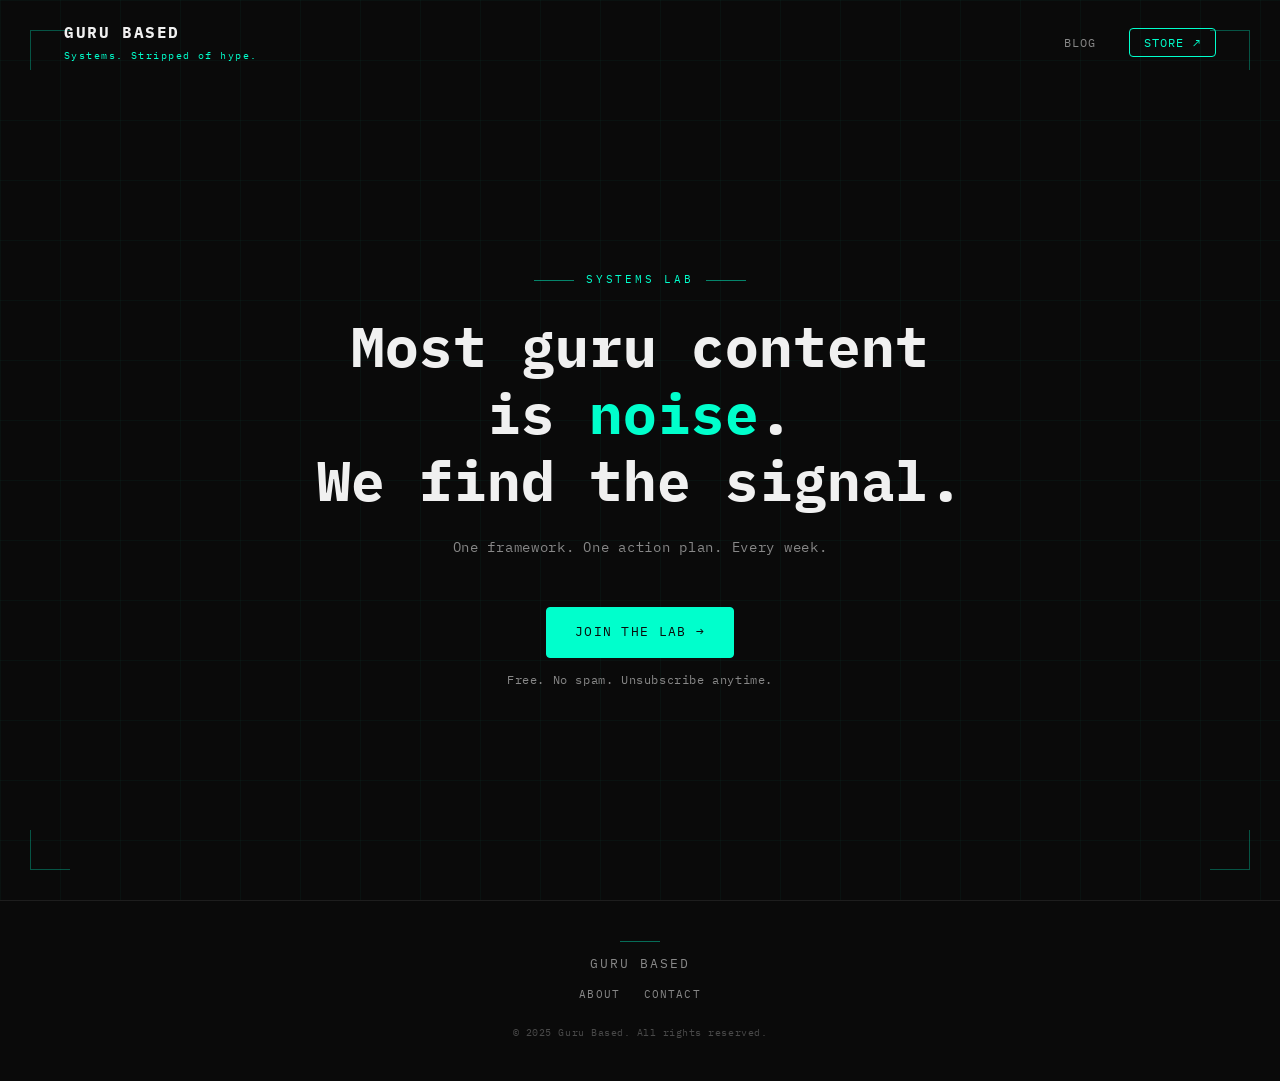
<file: index.html>
<!DOCTYPE html>
<html lang="en">
<head>
  <meta charset="UTF-8">
  <meta name="viewport" content="width=device-width, initial-scale=1.0">
  <title>Guru Based — Systems. Stripped of hype.</title>
  <meta name="description" content="One framework. One action plan. Every week. Guru Based breaks down how top creators and business builders actually operate.">
  <meta property="og:title" content="Guru Based — Systems. Stripped of hype.">
  <meta property="og:description" content="One framework. One action plan. Every week.">
  <meta property="og:url" content="https://gurubased.co.uk">
  <link rel="stylesheet" href="styles.css">
</head>
<body>

  <!-- NAV -->
  <nav>
    <div class="nav-inner">
      <a href="index.html" class="nav-logo">
        GURU BASED
        <span>Systems. Stripped of hype.</span>
      </a>
      <ul class="nav-links">
        
        <li><a href="blog.html">Blog</a></li>
        
        <li><a href="https://payhip.com/GuruBased" target="_blank" rel="noopener" class="store-link">Store ↗</a></li>
      </ul>
      <button class="nav-hamburger" aria-label="Menu">
        <span></span><span></span><span></span>
      </button>
    </div>
  </nav>

  <!-- MOBILE OVERLAY -->
  <div class="nav-overlay">
    <a href="blog.html">Blog</a>
    
    <a href="https://payhip.com/GuruBased" target="_blank" rel="noopener">Store ↗</a>
  </div>

  <!-- HERO -->
  <section class="hero grid-bg">
    <div class="hud-corner hud-corner--tl"></div>
    <div class="hud-corner hud-corner--tr"></div>
    <div class="hud-corner hud-corner--bl"></div>
    <div class="hud-corner hud-corner--br"></div>

    <div class="hero-content">
      <div class="hero-eyebrow">Systems Lab</div>
      <h1>Most guru content<br>is <em>noise</em>.<br>We find the signal.</h1>
      <p class="hero-sub">One framework. One action plan. Every week.</p>
      <div class="hero-cta-group">
        <a href="https://gurubased.kit.com/9b82aed3c0" target="_blank" rel="noopener" class="btn btn--solid">Join the Lab →</a>
        <span class="hero-disclaimer">Free. No spam. Unsubscribe anytime.</span>
      </div>
    </div>
  </section>

  <!-- FOOTER -->
  <footer>
    <div class="footer-inner">
      <div class="footer-accent"></div>
      <div class="footer-logo">Guru Based</div>
      <div class="footer-links"><a href="about.html">About</a><a href="contact.html">Contact</a></div>
      <div class="footer-copy">© 2025 Guru Based. All rights reserved.</div>
    </div>
  </footer>

  <script src="js/nav.js"></script>
</body>
</html>
</file>
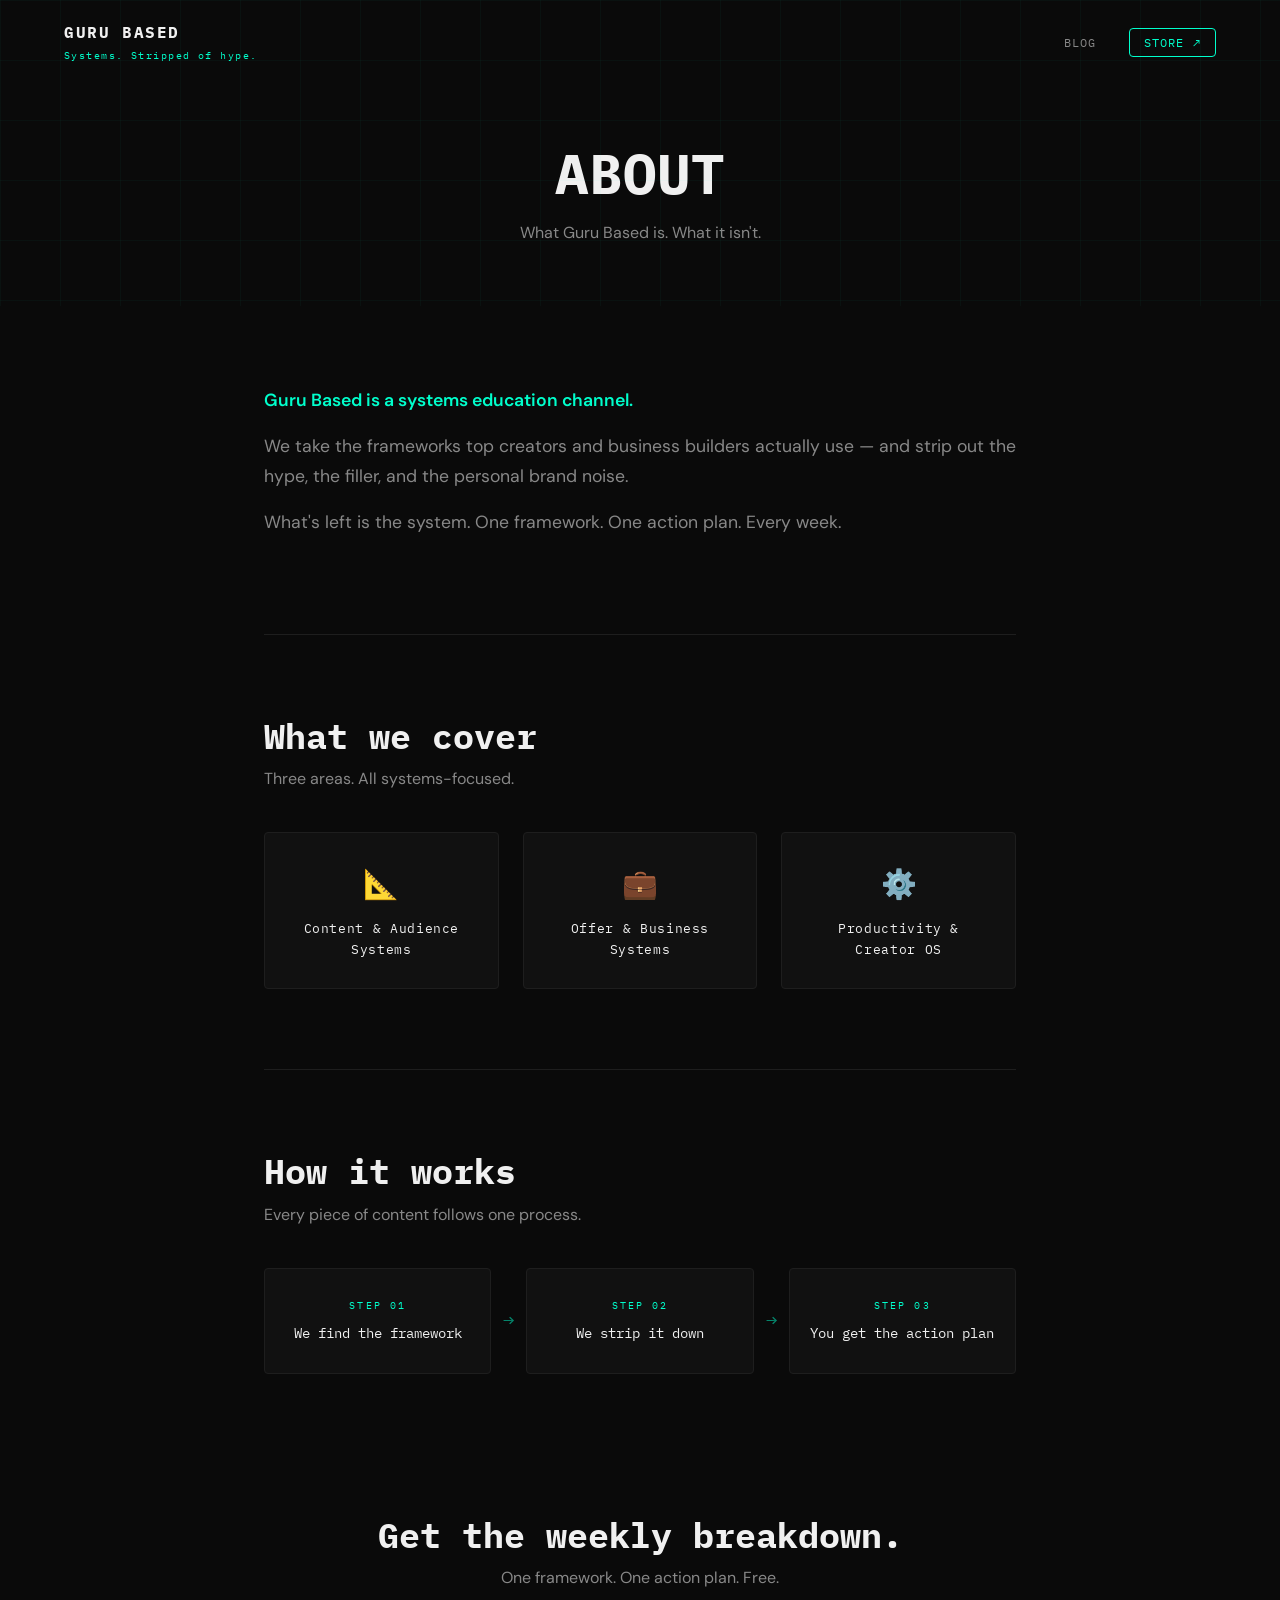
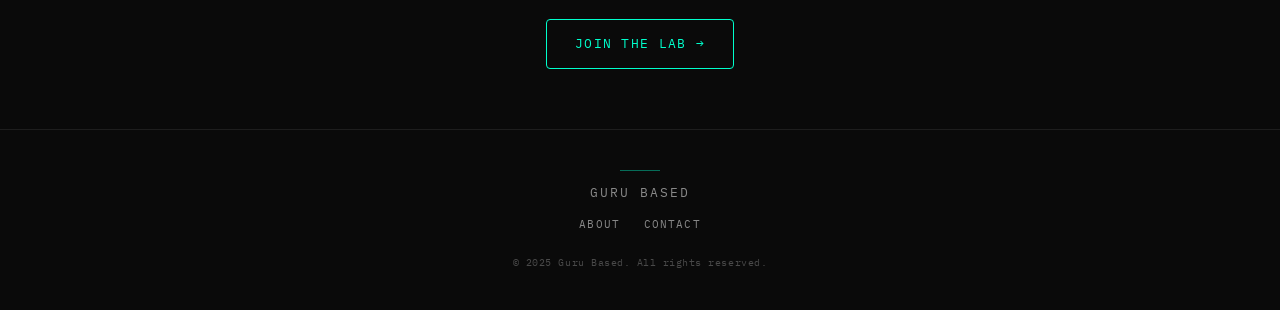
<file: about.html>
<!DOCTYPE html>
<html lang="en">
<head>
  <meta charset="UTF-8">
  <meta name="viewport" content="width=device-width, initial-scale=1.0">
  <title>About — Guru Based</title>
  <meta name="description" content="Guru Based is a systems education channel. One framework. One action plan. Every week.">
  <meta property="og:title" content="About — Guru Based">
  <link rel="stylesheet" href="styles.css">
</head>
<body>

  <!-- NAV -->
  <nav>
    <div class="nav-inner">
      <a href="index.html" class="nav-logo">
        GURU BASED
        <span>Systems. Stripped of hype.</span>
      </a>
      <ul class="nav-links">
        
        <li><a href="blog.html">Blog</a></li>
        
        <li><a href="https://payhip.com/GuruBased" target="_blank" rel="noopener" class="store-link">Store ↗</a></li>
      </ul>
      <button class="nav-hamburger" aria-label="Menu">
        <span></span><span></span><span></span>
      </button>
    </div>
  </nav>

  <!-- MOBILE OVERLAY -->
  <div class="nav-overlay">
    <a href="blog.html">Blog</a>
    
    <a href="https://payhip.com/GuruBased" target="_blank" rel="noopener">Store ↗</a>
  </div>

  <!-- PAGE HEADER -->
  <header class="page-header grid-bg">
    <h1>ABOUT</h1>
    <p>What Guru Based is. What it isn't.</p>
  </header>

  <main>
    <div class="container--narrow">

      <!-- WHAT IS GB -->
      <section class="about-section fade-in">
        <div class="about-intro">
          <p><strong>Guru Based is a systems education channel.</strong></p>
          <p>We take the frameworks top creators and business builders actually use — and strip out the hype, the filler, and the personal brand noise.</p>
          <p>What's left is the system. One framework. One action plan. Every week.</p>
        </div>
      </section>

      <!-- WHAT WE COVER -->
      <section class="about-section fade-in">
        <h2 style="margin-bottom: 8px;">What we cover</h2>
        <p style="margin-bottom: 0;">Three areas. All systems-focused.</p>
        <div class="covers-grid">
          <div class="covers-item">
            <div class="covers-item__icon">📐</div>
            <div class="covers-item__title">Content &amp; Audience Systems</div>
          </div>
          <div class="covers-item">
            <div class="covers-item__icon">💼</div>
            <div class="covers-item__title">Offer &amp; Business Systems</div>
          </div>
          <div class="covers-item">
            <div class="covers-item__icon">⚙️</div>
            <div class="covers-item__title">Productivity &amp; Creator OS</div>
          </div>
        </div>
      </section>

      <!-- HOW IT WORKS -->
      <section class="about-section fade-in">
        <h2 style="margin-bottom: 8px;">How it works</h2>
        <p style="margin-bottom: 0;">Every piece of content follows one process.</p>
        <div class="how-it-works">
          <div class="how-step">
            <div class="how-step__number">Step 01</div>
            <div class="how-step__text">We find the framework</div>
          </div>
          <div class="how-arrow">→</div>
          <div class="how-step">
            <div class="how-step__number">Step 02</div>
            <div class="how-step__text">We strip it down</div>
          </div>
          <div class="how-arrow">→</div>
          <div class="how-step">
            <div class="how-step__number">Step 03</div>
            <div class="how-step__text">You get the action plan</div>
          </div>
        </div>
      </section>

      <!-- CTA -->
      <section class="about-cta fade-in">
        <h2>Get the weekly breakdown.</h2>
        <p>One framework. One action plan. Free.</p>
        <a href="https://gurubased.kit.com/9b82aed3c0" target="_blank" rel="noopener" class="btn">Join the Lab →</a>
      </section>

    </div>
  </main>

  <!-- FOOTER -->
  <footer>
    <div class="footer-inner">
      <div class="footer-accent"></div>
      <div class="footer-logo">Guru Based</div>
      <div class="footer-links"><a href="about.html">About</a><a href="contact.html">Contact</a></div>
      <div class="footer-copy">© 2025 Guru Based. All rights reserved.</div>
    </div>
  </footer>

  <script src="js/nav.js"></script>
</body>
</html>
</file>
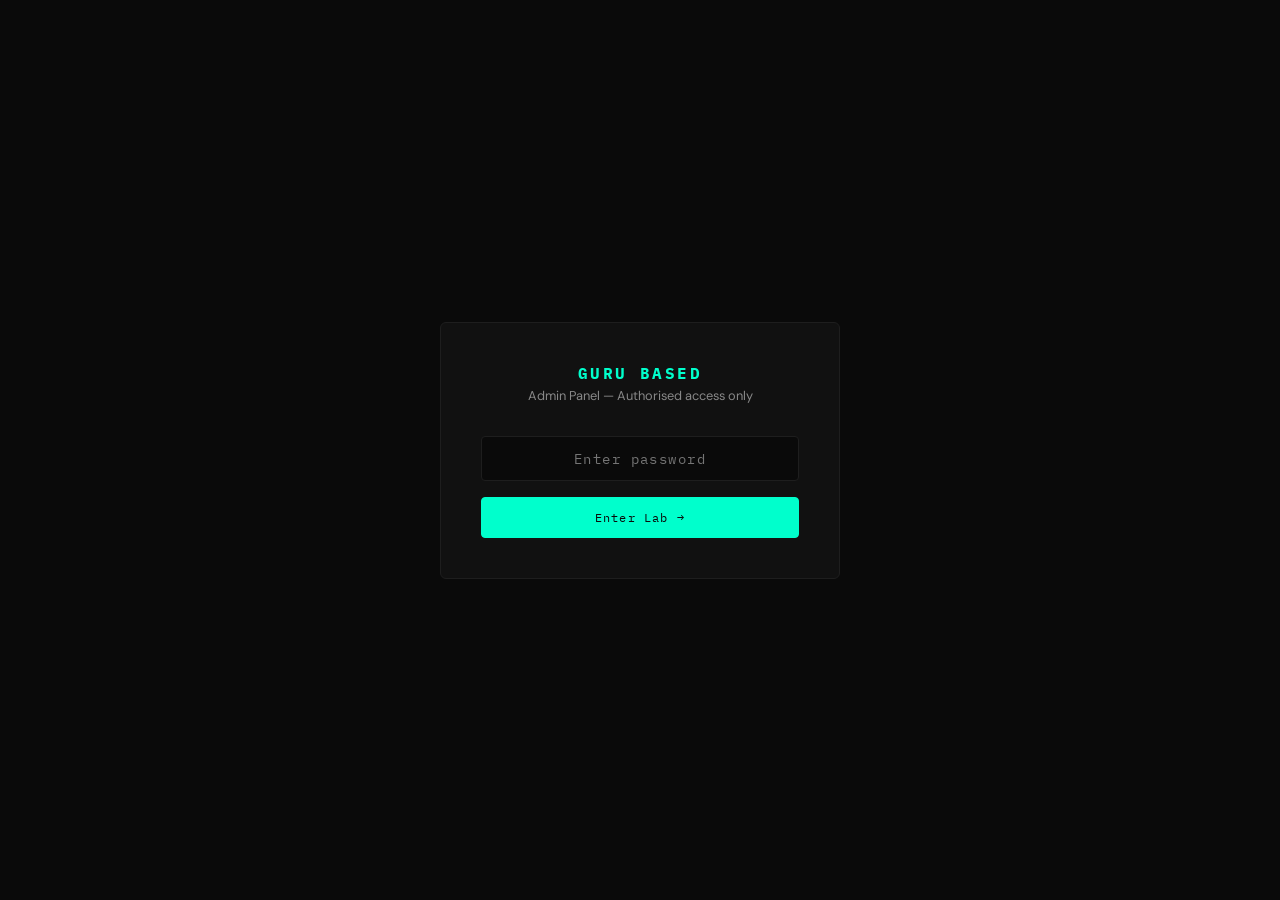
<file: admin.html>
<!DOCTYPE html>
<html lang="en">
<head>
  <meta charset="UTF-8">
  <meta name="viewport" content="width=device-width, initial-scale=1.0">
  <title>Admin — Guru Based</title>
  <link rel="preconnect" href="https://fonts.googleapis.com">
  <link href="https://fonts.googleapis.com/css2?family=IBM+Plex+Mono:wght@400;500;700&family=DM+Sans:wght@400;500&display=swap" rel="stylesheet">
  <style>
    *, *::before, *::after { box-sizing: border-box; margin: 0; padding: 0; }
    :root {
      --bg: #0a0a0a;
      --surface: #111111;
      --surface2: #161616;
      --border: #1e1e1e;
      --text: #f0f0f0;
      --text-secondary: #888888;
      --accent: #00ffcc;
      --danger: #ff4444;
      --success: #00ff88;
      --mono: 'IBM Plex Mono', monospace;
      --sans: 'DM Sans', sans-serif;
    }
    body { background: var(--bg); color: var(--text); font-family: var(--sans); min-height: 100vh; }

    /* ── LOGIN ── */
    .login-wrap {
      min-height: 100vh;
      display: flex;
      align-items: center;
      justify-content: center;
      padding: 24px;
    }
    .login-box {
      width: 100%;
      max-width: 400px;
      background: var(--surface);
      border: 1px solid var(--border);
      border-radius: 6px;
      padding: 40px;
      text-align: center;
    }
    .login-box h1 {
      font-family: var(--mono);
      font-size: 1rem;
      letter-spacing: 0.15em;
      color: var(--accent);
      margin-bottom: 4px;
    }
    .login-box p { font-size: 0.8rem; color: var(--text-secondary); margin-bottom: 32px; }
    .login-box input {
      width: 100%;
      background: var(--bg);
      border: 1px solid var(--border);
      border-radius: 4px;
      color: var(--text);
      font-family: var(--mono);
      font-size: 0.9rem;
      padding: 12px 16px;
      margin-bottom: 16px;
      outline: none;
      text-align: center;
      letter-spacing: 0.1em;
    }
    .login-box input:focus { border-color: var(--accent); }
    .login-error { color: var(--danger); font-size: 0.75rem; font-family: var(--mono); margin-bottom: 12px; display: none; }

    /* ── ADMIN LAYOUT ── */
    .admin-wrap { display: none; min-height: 100vh; }
    .admin-header {
      background: var(--surface);
      border-bottom: 1px solid var(--border);
      padding: 16px 24px;
      display: flex;
      align-items: center;
      justify-content: space-between;
      position: sticky;
      top: 0;
      z-index: 10;
    }
    .admin-logo { font-family: var(--mono); font-size: 0.85rem; letter-spacing: 0.15em; color: var(--accent); }
    .admin-logo span { color: var(--text-secondary); font-weight: 400; }
    .admin-nav { display: flex; gap: 8px; }
    .admin-nav button {
      font-family: var(--mono);
      font-size: 0.7rem;
      letter-spacing: 0.1em;
      padding: 8px 16px;
      border-radius: 4px;
      cursor: pointer;
      border: 1px solid var(--border);
      background: transparent;
      color: var(--text-secondary);
      transition: all 0.2s;
    }
    .admin-nav button.active, .admin-nav button:hover { border-color: var(--accent); color: var(--accent); }
    .logout-btn { color: var(--danger) !important; border-color: var(--danger) !important; }

    .admin-body { padding: 32px 24px; max-width: 1100px; margin: 0 auto; }

    /* ── PANELS ── */
    .panel { display: none; }
    .panel.active { display: block; }

    .panel-title {
      font-family: var(--mono);
      font-size: 0.8rem;
      letter-spacing: 0.15em;
      text-transform: uppercase;
      color: var(--text-secondary);
      margin-bottom: 24px;
      padding-bottom: 12px;
      border-bottom: 1px solid var(--border);
    }

    /* ── ARTICLE LIST ── */
    .article-list { display: flex; flex-direction: column; gap: 12px; }
    .article-list-item {
      background: var(--surface);
      border: 1px solid var(--border);
      border-radius: 4px;
      padding: 16px 20px;
      display: flex;
      align-items: center;
      justify-content: space-between;
      gap: 16px;
      transition: border-color 0.2s;
    }
    .article-list-item:hover { border-color: var(--accent); }
    .article-list-info { flex: 1; }
    .article-list-title { font-family: var(--mono); font-size: 0.9rem; color: var(--text); margin-bottom: 4px; }
    .article-list-meta { font-family: var(--mono); font-size: 0.65rem; color: var(--text-secondary); letter-spacing: 0.05em; }
    .article-list-status {
      font-family: var(--mono);
      font-size: 0.65rem;
      letter-spacing: 0.1em;
      padding: 4px 10px;
      border-radius: 3px;
    }
    .status-published { background: rgba(0,255,136,0.1); color: var(--success); border: 1px solid var(--success); }
    .status-draft { background: rgba(136,136,136,0.1); color: var(--text-secondary); border: 1px solid var(--border); }
    .article-list-actions { display: flex; gap: 8px; }
    .btn-sm {
      font-family: var(--mono);
      font-size: 0.65rem;
      letter-spacing: 0.08em;
      padding: 6px 12px;
      border-radius: 3px;
      cursor: pointer;
      border: 1px solid var(--border);
      background: transparent;
      color: var(--text-secondary);
      transition: all 0.2s;
    }
    .btn-sm:hover { border-color: var(--accent); color: var(--accent); }
    .btn-sm.danger:hover { border-color: var(--danger); color: var(--danger); }
    .btn-sm.primary { border-color: var(--accent); color: var(--accent); }

    /* ── FORM ── */
    .form-grid { display: grid; grid-template-columns: 1fr 1fr; gap: 20px; }
    .form-grid .full { grid-column: 1 / -1; }
    @media (max-width: 700px) { .form-grid { grid-template-columns: 1fr; } .form-grid .full { grid-column: 1; } }

    .form-group { display: flex; flex-direction: column; gap: 6px; }
    .form-group label {
      font-family: var(--mono);
      font-size: 0.65rem;
      letter-spacing: 0.15em;
      text-transform: uppercase;
      color: var(--text-secondary);
    }
    .form-group input,
    .form-group select,
    .form-group textarea {
      background: var(--surface2);
      border: 1px solid var(--border);
      border-radius: 4px;
      color: var(--text);
      font-family: var(--sans);
      font-size: 0.9rem;
      padding: 10px 14px;
      outline: none;
      transition: border-color 0.2s;
      width: 100%;
    }
    .form-group input:focus,
    .form-group select:focus,
    .form-group textarea:focus { border-color: var(--accent); }
    .form-group textarea { min-height: 320px; resize: vertical; font-family: var(--mono); font-size: 0.8rem; line-height: 1.6; }
    .form-group select option { background: var(--surface); }

    .form-hint { font-size: 0.7rem; color: var(--text-secondary); font-family: var(--mono); margin-top: 4px; }

    .toggle-group { display: flex; align-items: center; gap: 12px; }
    .toggle-group label { margin: 0; }
    input[type="checkbox"] { width: 16px; height: 16px; accent-color: var(--accent); cursor: pointer; }

    .form-actions {
      display: flex;
      gap: 12px;
      align-items: center;
      margin-top: 32px;
      padding-top: 24px;
      border-top: 1px solid var(--border);
      flex-wrap: wrap;
    }
    .btn-primary {
      font-family: var(--mono);
      font-size: 0.75rem;
      letter-spacing: 0.1em;
      padding: 12px 24px;
      border: 1px solid var(--accent);
      background: var(--accent);
      color: var(--bg);
      border-radius: 4px;
      cursor: pointer;
      transition: all 0.2s;
    }
    .btn-primary:hover { background: transparent; color: var(--accent); }
    .btn-secondary {
      font-family: var(--mono);
      font-size: 0.75rem;
      letter-spacing: 0.1em;
      padding: 12px 24px;
      border: 1px solid var(--border);
      background: transparent;
      color: var(--text-secondary);
      border-radius: 4px;
      cursor: pointer;
      transition: all 0.2s;
    }
    .btn-secondary:hover { border-color: var(--text-secondary); color: var(--text); }
    .btn-danger {
      font-family: var(--mono);
      font-size: 0.75rem;
      letter-spacing: 0.1em;
      padding: 12px 24px;
      border: 1px solid var(--danger);
      background: transparent;
      color: var(--danger);
      border-radius: 4px;
      cursor: pointer;
      transition: all 0.2s;
      margin-left: auto;
    }
    .btn-danger:hover { background: var(--danger); color: white; }

    /* ── TOAST ── */
    .toast {
      position: fixed;
      bottom: 24px;
      right: 24px;
      background: var(--surface);
      border: 1px solid var(--accent);
      color: var(--accent);
      font-family: var(--mono);
      font-size: 0.75rem;
      letter-spacing: 0.1em;
      padding: 12px 20px;
      border-radius: 4px;
      z-index: 999;
      opacity: 0;
      transform: translateY(10px);
      transition: all 0.3s;
      pointer-events: none;
    }
    .toast.show { opacity: 1; transform: translateY(0); }
    .toast.error { border-color: var(--danger); color: var(--danger); }

    /* ── LOADING ── */
    .admin-loading {
      font-family: var(--mono);
      font-size: 0.8rem;
      color: var(--accent);
      letter-spacing: 0.1em;
      padding: 40px 0;
      animation: pulse 1.5s ease-in-out infinite;
    }
    @keyframes pulse { 0%,100%{opacity:1} 50%{opacity:0.4} }

    .faq-builder { display: flex; flex-direction: column; gap: 12px; }
    .faq-row {
      display: grid;
      grid-template-columns: 1fr 1fr auto;
      gap: 10px;
      align-items: start;
      background: var(--surface2);
      border: 1px solid var(--border);
      border-radius: 4px;
      padding: 12px;
    }
    .faq-row input {
      background: var(--bg);
      border: 1px solid var(--border);
      border-radius: 3px;
      color: var(--text);
      font-size: 0.85rem;
      padding: 8px 10px;
      outline: none;
      width: 100%;
    }
    .faq-row input:focus { border-color: var(--accent); }
    .remove-faq {
      background: none;
      border: 1px solid var(--border);
      color: var(--danger);
      border-radius: 3px;
      padding: 8px 10px;
      cursor: pointer;
      font-size: 0.8rem;
      transition: all 0.2s;
      align-self: center;
    }
    .remove-faq:hover { background: var(--danger); color: white; border-color: var(--danger); }
    .add-faq-btn {
      font-family: var(--mono);
      font-size: 0.7rem;
      letter-spacing: 0.08em;
      padding: 8px 16px;
      border: 1px dashed var(--border);
      background: transparent;
      color: var(--text-secondary);
      border-radius: 4px;
      cursor: pointer;
      transition: all 0.2s;
      align-self: flex-start;
      margin-top: 4px;
    }
    .add-faq-btn:hover { border-color: var(--accent); color: var(--accent); }

    .empty-state {
      text-align: center;
      padding: 60px 24px;
      font-family: var(--mono);
      color: var(--text-secondary);
      font-size: 0.8rem;
      letter-spacing: 0.1em;
    }
  </style>
</head>
<body>

<!-- ── LOGIN ── -->
<div class="login-wrap" id="login-screen">
  <div class="login-box">
    <h1>GURU BASED</h1>
    <p>Admin Panel — Authorised access only</p>
    <div class="login-error" id="login-error">Incorrect password.</div>
    <input type="password" id="admin-password" placeholder="Enter password" onkeydown="if(event.key==='Enter')login()">
    <button class="btn-primary" style="width:100%" onclick="login()">Enter Lab →</button>
  </div>
</div>

<!-- ── ADMIN ── -->
<div class="admin-wrap" id="admin-screen">
  <header class="admin-header">
    <div class="admin-logo">GURU BASED <span>/ Admin</span></div>
    <div class="admin-nav">
      <button class="active" onclick="showPanel('articles', this)">Articles</button>
      <button onclick="showPanel('new', this)">New Article</button>
      <button class="logout-btn" onclick="logout()">Logout</button>
    </div>
  </header>

  <div class="admin-body">

    <!-- ARTICLES LIST -->
    <div class="panel active" id="panel-articles">
      <div class="panel-title">All Articles</div>
      <div id="articles-list"><div class="admin-loading">LOADING_ARTICLES...</div></div>
    </div>

    <!-- NEW / EDIT ARTICLE -->
    <div class="panel" id="panel-new">
      <div class="panel-title" id="form-panel-title">New Article</div>
      <input type="hidden" id="edit-id">

      <div class="form-grid">
        <div class="form-group">
          <label>Title *</label>
          <input type="text" id="f-title" placeholder="Article title" oninput="autoSlug()">
        </div>
        <div class="form-group">
          <label>Slug *</label>
          <input type="text" id="f-slug" placeholder="article-slug">
          <span class="form-hint">URL: /article?slug=your-slug</span>
        </div>
        <div class="form-group">
          <label>Category</label>
          <input type="text" id="f-category" placeholder="e.g. Content Systems">
        </div>
        <div class="form-group">
          <label>Read Time</label>
          <input type="text" id="f-read-time" placeholder="e.g. 5 min read">
        </div>
        <div class="form-group">
          <label>Author</label>
          <input type="text" id="f-author" value="Guru Based">
        </div>
        <div class="form-group">
          <label>Publish Date</label>
          <input type="date" id="f-publish-date">
        </div>
        <div class="form-group full">
          <label>Excerpt</label>
          <input type="text" id="f-excerpt" placeholder="Short description shown on blog grid (1–2 lines)">
        </div>
        <div class="form-group full">
          <label>Cover Image URL</label>
          <input type="text" id="f-cover-image" placeholder="https://... (paste image URL)">
        </div>
        <div class="form-group full">
          <label>Audio URL</label>
          <input type="text" id="f-audio-url" placeholder="https://... (paste MP3 URL from your voice cloner)">
          <span class="form-hint">Optional — audio player appears on article if filled in</span>
        </div>
        <div class="form-group full">
          <label>Content (Markdown) *</label>
          <textarea id="f-content" placeholder="Write your article in Markdown...&#10;&#10;## Heading&#10;&#10;Your text here.&#10;&#10;- Bullet point&#10;- Another point"></textarea>
          <span class="form-hint">Supports full Markdown — ## headings, **bold**, *italic*, - lists, > blockquotes</span>
        </div>
        <div class="form-group full">
          <label>FAQs</label>
          <div class="faq-builder" id="faq-builder"></div>
          <button class="add-faq-btn" onclick="addFaq()">+ Add FAQ</button>
        </div>
        <div class="form-group full">
          <div class="toggle-group">
            <input type="checkbox" id="f-published">
            <label for="f-published" style="font-family:var(--mono);font-size:0.75rem;letter-spacing:0.1em;color:var(--text)">Publish article (visible on site)</label>
          </div>
        </div>
      </div>

      <div class="form-actions">
        <button class="btn-primary" onclick="saveArticle()">Save Article →</button>
        <button class="btn-secondary" onclick="showPanel('articles', document.querySelector('.admin-nav button'))">Cancel</button>
        <button class="btn-danger" id="delete-btn" style="display:none" onclick="deleteArticle()">Delete Article</button>
      </div>
    </div>

  </div>
</div>

<div class="toast" id="toast"></div>

<script src="config.js"></script>
<script>
// ── AUTH ──────────────────────────────────────────────────
const ADMIN_PASSWORD = 'gurubased114884';

function login() {
  const val = document.getElementById('admin-password').value;
  if (val === ADMIN_PASSWORD) {
    document.getElementById('login-screen').style.display = 'none';
    document.getElementById('admin-screen').style.display = 'block';
    loadArticles();
  } else {
    document.getElementById('login-error').style.display = 'block';
  }
}

function logout() {
  document.getElementById('login-screen').style.display = 'flex';
  document.getElementById('admin-screen').style.display = 'none';
  document.getElementById('admin-password').value = '';
}

// ── PANELS ───────────────────────────────────────────────
function showPanel(name, btn) {
  document.querySelectorAll('.panel').forEach(p => p.classList.remove('active'));
  document.querySelectorAll('.admin-nav button').forEach(b => b.classList.remove('active'));
  document.getElementById('panel-' + name).classList.add('active');
  if (btn) btn.classList.add('active');
  if (name === 'new') resetForm();
}

// ── TOAST ─────────────────────────────────────────────────
function toast(msg, type = 'success') {
  const t = document.getElementById('toast');
  t.textContent = msg;
  t.className = 'toast show' + (type === 'error' ? ' error' : '');
  setTimeout(() => t.className = 'toast', 3000);
}

// ── LOAD ARTICLES ─────────────────────────────────────────
async function loadArticles() {
  const list = document.getElementById('articles-list');
  list.innerHTML = '<div class="admin-loading">LOADING_ARTICLES...</div>';
  try {
    const res = await fetch(
      `${SUPABASE_URL}/rest/v1/articles?order=created_at.desc&select=id,title,slug,category,is_published,publish_date`,
      { headers: { 'apikey': SUPABASE_ANON_KEY, 'Authorization': `Bearer ${SUPABASE_ANON_KEY}`, 'Accept-Profile': 'public' } }
    );
    const articles = await res.json();
    if (!articles.length) {
      list.innerHTML = '<div class="empty-state">NO_ARTICLES_YET — Click "New Article" to get started.</div>';
      return;
    }
    list.innerHTML = '<div class="article-list">' + articles.map(a => `
      <div class="article-list-item">
        <div class="article-list-info">
          <div class="article-list-title">${a.title}</div>
          <div class="article-list-meta">${a.slug}${a.category ? ' · ' + a.category : ''}${a.publish_date ? ' · ' + a.publish_date : ''}</div>
        </div>
        <span class="article-list-status ${a.is_published ? 'status-published' : 'status-draft'}">${a.is_published ? 'LIVE' : 'DRAFT'}</span>
        <div class="article-list-actions">
          <button class="btn-sm primary" onclick="editArticle('${a.id}')">Edit</button>
          <button class="btn-sm" onclick="window.open('/article.html?slug=${a.slug}','_blank')">View</button>
        </div>
      </div>
    `).join('') + '</div>';
  } catch (err) {
    list.innerHTML = '<div class="empty-state">Error loading articles.</div>';
  }
}

// ── EDIT ARTICLE ──────────────────────────────────────────
async function editArticle(id) {
  try {
    const res = await fetch(
      `${SUPABASE_URL}/rest/v1/articles?id=eq.${id}&limit=1`,
      { headers: { 'apikey': SUPABASE_ANON_KEY, 'Authorization': `Bearer ${SUPABASE_ANON_KEY}` } }
    );
    const data = await res.json();
    if (!data.length) return;
    const a = data[0];

    document.getElementById('edit-id').value = a.id;
    document.getElementById('f-title').value = a.title || '';
    document.getElementById('f-slug').value = a.slug || '';
    document.getElementById('f-category').value = a.category || '';
    document.getElementById('f-read-time').value = a.read_time || '';
    document.getElementById('f-author').value = a.author || 'Guru Based';
    document.getElementById('f-publish-date').value = a.publish_date || '';
    document.getElementById('f-excerpt').value = a.excerpt || '';
    document.getElementById('f-cover-image').value = a.cover_image || '';
    document.getElementById('f-audio-url').value = a.audio_url || '';
    document.getElementById('f-content').value = a.content || '';
    document.getElementById('f-published').checked = a.is_published || false;

    // FAQs
    const faqs = Array.isArray(a.faqs) ? a.faqs : (a.faqs ? JSON.parse(a.faqs) : []);
    document.getElementById('faq-builder').innerHTML = '';
    faqs.forEach(faq => addFaq(faq.question, faq.answer));

    document.getElementById('form-panel-title').textContent = 'Edit Article';
    document.getElementById('delete-btn').style.display = 'block';

    const btn = document.querySelectorAll('.admin-nav button')[1];
    showPanel('new', btn);
    btn.classList.add('active');
    window.scrollTo(0, 0);
  } catch (err) {
    toast('Error loading article', 'error');
  }
}

// ── SAVE ARTICLE ──────────────────────────────────────────
async function saveArticle() {
  const id = document.getElementById('edit-id').value;
  const title = document.getElementById('f-title').value.trim();
  const slug = document.getElementById('f-slug').value.trim();

  if (!title || !slug) { toast('Title and slug are required', 'error'); return; }

  const faqs = [];
  document.querySelectorAll('.faq-row').forEach(row => {
    const q = row.querySelector('.faq-q').value.trim();
    const a = row.querySelector('.faq-a').value.trim();
    if (q && a) faqs.push({ question: q, answer: a });
  });

  const payload = {
    title,
    slug,
    category: document.getElementById('f-category').value.trim() || null,
    read_time: document.getElementById('f-read-time').value.trim() || null,
    author: document.getElementById('f-author').value.trim() || 'Guru Based',
    publish_date: document.getElementById('f-publish-date').value || null,
    excerpt: document.getElementById('f-excerpt').value.trim() || null,
    cover_image: document.getElementById('f-cover-image').value.trim() || null,
    audio_url: document.getElementById('f-audio-url').value.trim() || null,
    content: document.getElementById('f-content').value,
    faqs: faqs,
    is_published: document.getElementById('f-published').checked
  };

  try {
    let res;
    if (id) {
      res = await fetch(`${SUPABASE_URL}/rest/v1/articles?id=eq.${id}`, {
        method: 'PATCH',
        headers: {
          'apikey': SUPABASE_ANON_KEY,
          'Authorization': `Bearer ${SUPABASE_ANON_KEY}`,
          'Content-Type': 'application/json',
          'Prefer': 'return=minimal'
        },
        body: JSON.stringify(payload)
      });
    } else {
      res = await fetch(`${SUPABASE_URL}/rest/v1/articles`, {
        method: 'POST',
        headers: {
          'apikey': SUPABASE_ANON_KEY,
          'Authorization': `Bearer ${SUPABASE_ANON_KEY}`,
          'Content-Type': 'application/json',
          'Prefer': 'return=minimal'
        },
        body: JSON.stringify(payload)
      });
    }

    if (res.ok) {
      toast(id ? 'Article updated ✓' : 'Article created ✓');
      loadArticles();
      const btn = document.querySelectorAll('.admin-nav button')[0];
      showPanel('articles', btn);
    } else {
      const err = await res.json();
      toast(err.message || 'Save failed', 'error');
    }
  } catch (err) {
    toast('Error saving article', 'error');
  }
}

// ── DELETE ARTICLE ────────────────────────────────────────
async function deleteArticle() {
  const id = document.getElementById('edit-id').value;
  if (!id) return;
  if (!confirm('Delete this article? This cannot be undone.')) return;
  try {
    const res = await fetch(`${SUPABASE_URL}/rest/v1/articles?id=eq.${id}`, {
      method: 'DELETE',
      headers: { 'apikey': SUPABASE_ANON_KEY, 'Authorization': `Bearer ${SUPABASE_ANON_KEY}` }
    });
    if (res.ok) {
      toast('Article deleted');
      loadArticles();
      const btn = document.querySelectorAll('.admin-nav button')[0];
      showPanel('articles', btn);
    }
  } catch (err) {
    toast('Error deleting article', 'error');
  }
}

// ── FORM HELPERS ──────────────────────────────────────────
function resetForm() {
  document.getElementById('edit-id').value = '';
  document.getElementById('f-title').value = '';
  document.getElementById('f-slug').value = '';
  document.getElementById('f-category').value = '';
  document.getElementById('f-read-time').value = '';
  document.getElementById('f-author').value = 'Guru Based';
  document.getElementById('f-publish-date').value = new Date().toISOString().split('T')[0];
  document.getElementById('f-excerpt').value = '';
  document.getElementById('f-cover-image').value = '';
  document.getElementById('f-audio-url').value = '';
  document.getElementById('f-content').value = '';
  document.getElementById('f-published').checked = false;
  document.getElementById('faq-builder').innerHTML = '';
  document.getElementById('form-panel-title').textContent = 'New Article';
  document.getElementById('delete-btn').style.display = 'none';
}

function autoSlug() {
  const id = document.getElementById('edit-id').value;
  if (id) return; // Don't auto-slug when editing
  const title = document.getElementById('f-title').value;
  document.getElementById('f-slug').value = title
    .toLowerCase()
    .replace(/[^a-z0-9\s-]/g, '')
    .trim()
    .replace(/\s+/g, '-');
}

function addFaq(question = '', answer = '') {
  const builder = document.getElementById('faq-builder');
  const row = document.createElement('div');
  row.className = 'faq-row';
  row.innerHTML = `
    <input class="faq-q" type="text" placeholder="Question" value="${question}">
    <input class="faq-a" type="text" placeholder="Answer" value="${answer}">
    <button class="remove-faq" onclick="this.closest('.faq-row').remove()">✕</button>
  `;
  builder.appendChild(row);
}

// Set today's date on load
document.getElementById('f-publish-date').value = new Date().toISOString().split('T')[0];
</script>
</body>
</html>
</file>
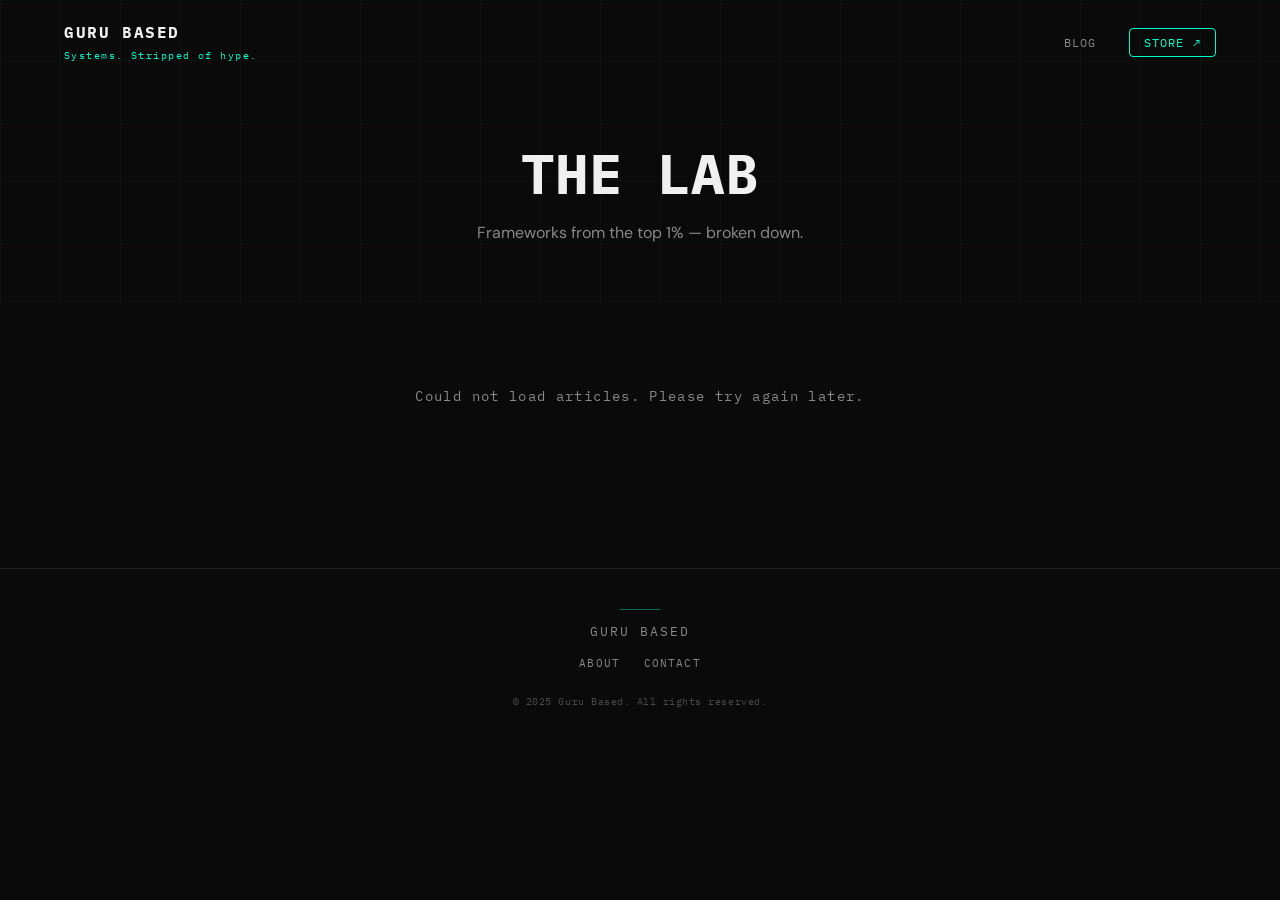
<file: blog.html>
<!DOCTYPE html>
<html lang="en">
<head>
  <meta charset="UTF-8">
  <meta name="viewport" content="width=device-width, initial-scale=1.0">
  <title>The Lab — Guru Based</title>
  <meta name="description" content="Frameworks from the top 1% — broken down. One system per article. No filler.">
  <meta property="og:title" content="The Lab — Guru Based">
  <meta property="og:description" content="Frameworks from the top 1% — broken down.">
  <link rel="stylesheet" href="styles.css">
</head>
<body>

  <!-- NAV -->
  <nav>
    <div class="nav-inner">
      <a href="index.html" class="nav-logo">
        GURU BASED
        <span>Systems. Stripped of hype.</span>
      </a>
      <ul class="nav-links">
        
        <li><a href="blog.html">Blog</a></li>
        
        <li><a href="https://payhip.com/GuruBased" target="_blank" rel="noopener" class="store-link">Store ↗</a></li>
      </ul>
      <button class="nav-hamburger" aria-label="Menu">
        <span></span><span></span><span></span>
      </button>
    </div>
  </nav>

  <!-- MOBILE OVERLAY -->
  <div class="nav-overlay">
    <a href="blog.html">Blog</a>
    
    <a href="https://payhip.com/GuruBased" target="_blank" rel="noopener">Store ↗</a>
  </div>

  <!-- PAGE HEADER -->
  <header class="page-header grid-bg">
    <h1>THE LAB</h1>
    <p>Frameworks from the top 1% — broken down.</p>
  </header>

  <!-- ARTICLE GRID -->
  <main>
    <div class="blog-grid" id="article-grid">
      <div class="blog-loading">LOADING_ARTICLES...</div>
    </div>
  </main>

  <!-- FOOTER -->
  <footer>
    <div class="footer-inner">
      <div class="footer-accent"></div>
      <div class="footer-logo">Guru Based</div>
      <div class="footer-links"><a href="about.html">About</a><a href="contact.html">Contact</a></div>
      <div class="footer-copy">© 2025 Guru Based. All rights reserved.</div>
    </div>
  </footer>

  <script src="config.js"></script>
  <script src="js/nav.js"></script>
  <script src="js/blog.js"></script>
</body>
</html>
</file>
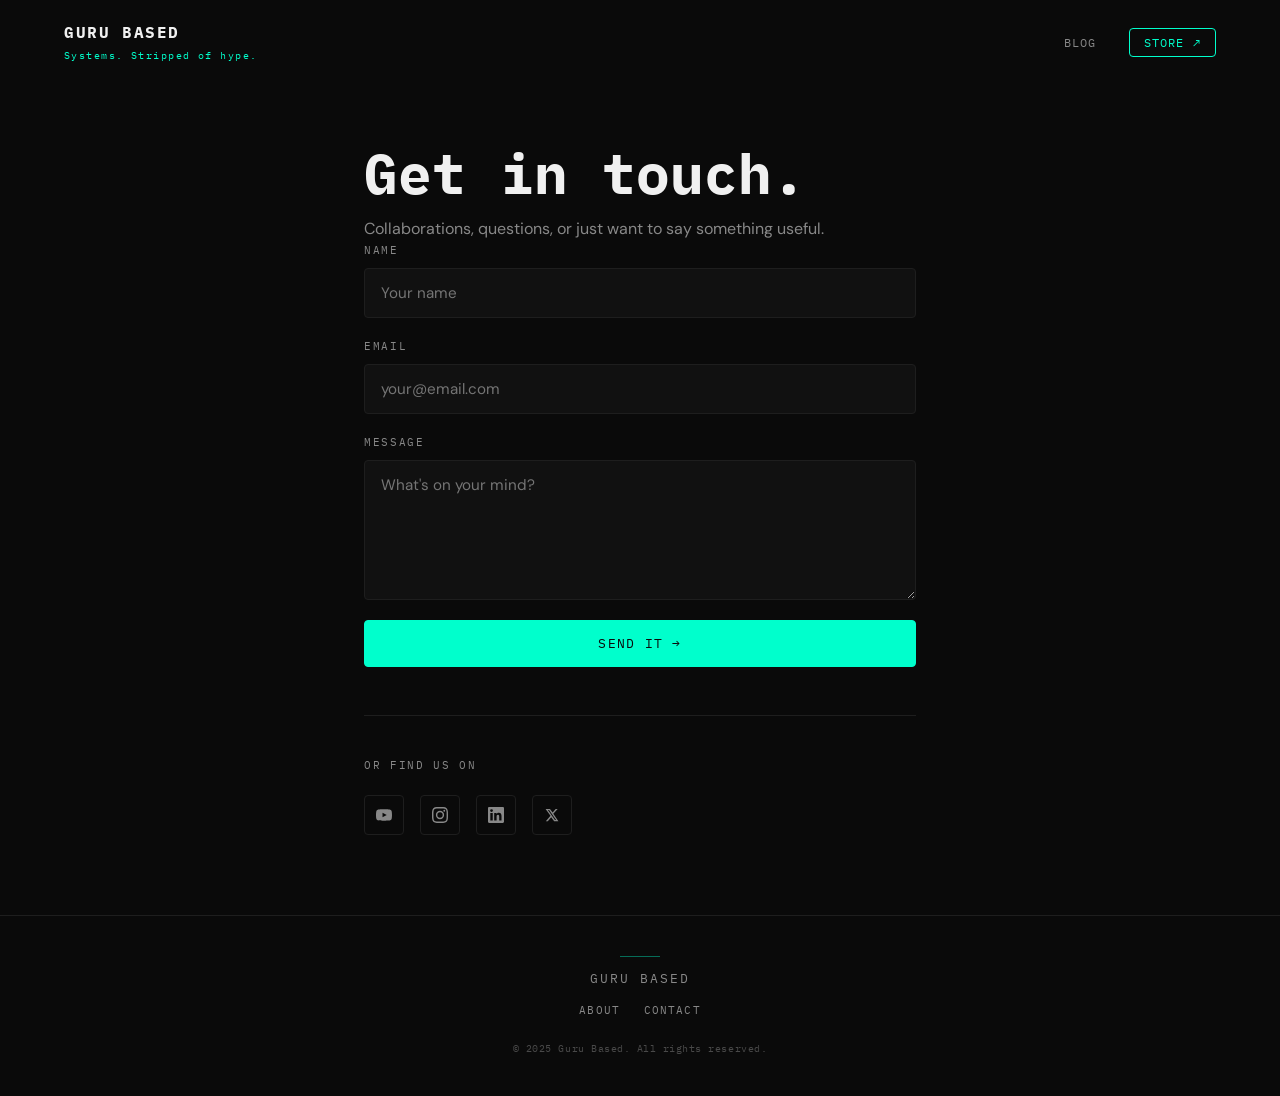
<file: contact.html>
<!DOCTYPE html>
<html lang="en">
<head>
  <meta charset="UTF-8">
  <meta name="viewport" content="width=device-width, initial-scale=1.0">
  <title>Contact — Guru Based</title>
  <meta name="description" content="Get in touch with Guru Based. Collaborations, questions, or just something useful to say.">
  <link rel="stylesheet" href="styles.css">
</head>
<body>

  <!-- NAV -->
  <nav>
    <div class="nav-inner">
      <a href="index.html" class="nav-logo">
        GURU BASED
        <span>Systems. Stripped of hype.</span>
      </a>
      <ul class="nav-links">
        
        <li><a href="blog.html">Blog</a></li>
        
        <li><a href="https://payhip.com/GuruBased" target="_blank" rel="noopener" class="store-link">Store ↗</a></li>
      </ul>
      <button class="nav-hamburger" aria-label="Menu">
        <span></span><span></span><span></span>
      </button>
    </div>
  </nav>

  <!-- MOBILE OVERLAY -->
  <div class="nav-overlay">
    <a href="blog.html">Blog</a>
    
    <a href="https://payhip.com/GuruBased" target="_blank" rel="noopener">Store ↗</a>
  </div>

  <!-- CONTACT -->
  <main class="contact-section">
    <div class="container--xs">
      <h1 class="fade-in">Get in touch.</h1>
      <p class="fade-in">Collaborations, questions, or just want to say something useful.</p>

      <form name="contact" method="POST" data-netlify="true" class="contact-form fade-in">
        <input type="hidden" name="form-name" value="contact">

        <div class="form-group">
          <label for="name">Name</label>
          <input type="text" id="name" name="name" placeholder="Your name" required>
        </div>

        <div class="form-group">
          <label for="email">Email</label>
          <input type="email" id="email" name="email" placeholder="your@email.com" required>
        </div>

        <div class="form-group">
          <label for="message">Message</label>
          <textarea id="message" name="message" placeholder="What's on your mind?" required></textarea>
        </div>

        <button type="submit" class="btn btn--solid">Send it →</button>
      </form>

      <div class="social-links fade-in">
        <p>Or find us on</p>
        <div class="social-icons">
          <!-- YouTube -->
          <a href="https://www.youtube.com/@Guru.Based1?sub_confirmation=1" target="_blank" rel="noopener" class="social-icon" aria-label="YouTube" title="YouTube">
            <svg width="16" height="16" viewBox="0 0 24 24" fill="currentColor">
              <path d="M23.5 6.2a3 3 0 0 0-2.1-2.1C19.5 3.5 12 3.5 12 3.5s-7.5 0-9.4.6A3 3 0 0 0 .5 6.2C0 8.1 0 12 0 12s0 3.9.5 5.8a3 3 0 0 0 2.1 2.1C4.5 20.5 12 20.5 12 20.5s7.5 0 9.4-.6a3 3 0 0 0 2.1-2.1C24 15.9 24 12 24 12s0-3.9-.5-5.8zM9.8 15.5V8.5l6.3 3.5-6.3 3.5z"/>
            </svg>
          </a>
          <!-- Instagram -->
          <a href="https://www.instagram.com/gurubased/" target="_blank" rel="noopener" class="social-icon" aria-label="Instagram" title="Instagram">
            <svg width="16" height="16" viewBox="0 0 24 24" fill="currentColor">
              <path d="M12 2.2c3.2 0 3.6 0 4.9.1 3.3.1 4.8 1.7 4.9 4.9.1 1.3.1 1.6.1 4.8 0 3.2 0 3.6-.1 4.8-.1 3.2-1.7 4.8-4.9 4.9-1.3.1-1.6.1-4.9.1-3.2 0-3.6 0-4.8-.1-3.3-.1-4.8-1.7-4.9-4.9C2.2 15.6 2.2 15.3 2.2 12c0-3.2 0-3.6.1-4.8C2.4 3.9 4 2.3 7.2 2.3c1.2-.1 1.6-.1 4.8-.1zM12 0C8.7 0 8.3 0 7.1.1 2.7.3.3 2.7.1 7.1.0 8.3 0 8.7 0 12c0 3.3 0 3.7.1 4.9.2 4.4 2.6 6.8 7 7C8.3 24 8.7 24 12 24c3.3 0 3.7 0 4.9-.1 4.4-.2 6.8-2.6 7-7 .1-1.2.1-1.6.1-4.9 0-3.3 0-3.7-.1-4.9C23.7 2.7 21.3.3 16.9.1 15.7 0 15.3 0 12 0zm0 5.8a6.2 6.2 0 1 0 0 12.4A6.2 6.2 0 0 0 12 5.8zm0 10.2a4 4 0 1 1 0-8 4 4 0 0 1 0 8zm6.4-11.8a1.4 1.4 0 1 0 0 2.8 1.4 1.4 0 0 0 0-2.8z"/>
            </svg>
          </a>
          <!-- LinkedIn -->
          <a href="https://www.linkedin.com/company/guru-based" target="_blank" rel="noopener" class="social-icon" aria-label="LinkedIn" title="LinkedIn">
            <svg width="16" height="16" viewBox="0 0 24 24" fill="currentColor">
              <path d="M20.4 20.4h-3.6v-5.6c0-1.3 0-3-1.8-3s-2.1 1.4-2.1 2.9v5.7H9.3V9h3.4v1.6h.1c.5-.9 1.6-1.8 3.3-1.8 3.5 0 4.2 2.3 4.2 5.4v6.2zM5.3 7.4a2.1 2.1 0 1 1 0-4.2 2.1 2.1 0 0 1 0 4.2zm1.8 13H3.5V9h3.6v11.4zM22.2 0H1.8C.8 0 0 .8 0 1.7v20.6C0 23.2.8 24 1.8 24h20.4c1 0 1.8-.8 1.8-1.7V1.7C24 .8 23.2 0 22.2 0z"/>
            </svg>
          </a>
          <!-- X / Twitter -->
          <a href="https://x.com/GuruBased" target="_blank" rel="noopener" class="social-icon" aria-label="X" title="X (Twitter)">
            <svg width="14" height="14" viewBox="0 0 24 24" fill="currentColor">
              <path d="M18.3 1.5h3.4L14.2 9.9 23 22.5h-7.3l-5.1-6.7-5.8 6.7H1.4l8-9.1L1 1.5h7.5l4.6 6.1 5.2-6.1zm-1.2 18.9h1.9L7 3.4H5L17.1 20.4z"/>
            </svg>
          </a>
        </div>
      </div>
    </div>
  </main>

  <!-- FOOTER -->
  <footer>
    <div class="footer-inner">
      <div class="footer-accent"></div>
      <div class="footer-logo">Guru Based</div>
      <div class="footer-links"><a href="about.html">About</a><a href="contact.html">Contact</a></div>
      <div class="footer-copy">© 2025 Guru Based. All rights reserved.</div>
    </div>
  </footer>

  <script src="js/nav.js"></script>
</body>
</html>
</file>
<file: styles.css>
@import url('https://fonts.googleapis.com/css2?family=IBM+Plex+Mono:wght@400;500;600;700&family=DM+Sans:wght@300;400;500;600&display=swap');

/* ─── RESET ─────────────────────────────────────────── */
*, *::before, *::after { box-sizing: border-box; margin: 0; padding: 0; }
html { scroll-behavior: smooth; }
body {
  background: #0a0a0a;
  color: #f0f0f0;
  font-family: 'DM Sans', sans-serif;
  font-size: 16px;
  line-height: 1.6;
  overflow-x: hidden;
}

/* ─── CSS VARIABLES ──────────────────────────────────── */
:root {
  --bg: #0a0a0a;
  --surface: #111111;
  --border: #1e1e1e;
  --text: #f0f0f0;
  --text-secondary: #888888;
  --accent: #00ffcc;
  --accent-alt: #00ff88;
  --mono: 'IBM Plex Mono', monospace;
  --sans: 'DM Sans', sans-serif;
  --max-width: 1200px;
  --radius: 4px;
}

/* ─── GRID BACKGROUND ────────────────────────────────── */
.grid-bg {
  position: relative;
}
.grid-bg::before {
  content: '';
  position: absolute;
  inset: 0;
  background-image:
    linear-gradient(rgba(0, 255, 204, 0.03) 1px, transparent 1px),
    linear-gradient(90deg, rgba(0, 255, 204, 0.03) 1px, transparent 1px);
  background-size: 60px 60px;
  pointer-events: none;
  z-index: 0;
}

/* ─── TYPOGRAPHY ─────────────────────────────────────── */
h1, h2, h3, h4 { font-family: var(--mono); font-weight: 700; line-height: 1.2; }
h1 { font-size: clamp(2rem, 5vw, 3.5rem); }
h2 { font-size: clamp(1.5rem, 3vw, 2.2rem); }
h3 { font-size: 1.2rem; }
p { color: var(--text-secondary); line-height: 1.7; }
a { color: var(--accent); text-decoration: none; transition: opacity 0.2s; }
a:hover { opacity: 0.8; }

/* ─── LAYOUT ─────────────────────────────────────────── */
.container { max-width: var(--max-width); margin: 0 auto; padding: 0 24px; }
.container--narrow { max-width: 800px; margin: 0 auto; padding: 0 24px; }
.container--xs { max-width: 600px; margin: 0 auto; padding: 0 24px; }

/* ─── NAV ────────────────────────────────────────────── */
nav {
  position: fixed;
  top: 0; left: 0; right: 0;
  z-index: 100;
  padding: 20px 0;
  transition: background 0.3s, backdrop-filter 0.3s;
}
nav.scrolled {
  background: rgba(10, 10, 10, 0.9);
  backdrop-filter: blur(12px);
  border-bottom: 1px solid var(--border);
}
.nav-inner {
  display: flex;
  align-items: center;
  justify-content: space-between;
  max-width: var(--max-width);
  margin: 0 auto;
  padding: 0 24px;
}
.nav-logo {
  font-family: var(--mono);
  font-weight: 700;
  font-size: 1rem;
  color: var(--text);
  text-decoration: none;
  letter-spacing: 0.1em;
}
.nav-logo span {
  display: block;
  font-size: 0.6rem;
  color: var(--accent);
  font-weight: 400;
  letter-spacing: 0.15em;
  margin-top: 2px;
}
.nav-links {
  display: flex;
  align-items: center;
  gap: 32px;
  list-style: none;
}
.nav-links a {
  font-family: var(--mono);
  font-size: 0.75rem;
  color: var(--text-secondary);
  text-decoration: none;
  letter-spacing: 0.1em;
  text-transform: uppercase;
  transition: color 0.2s;
}
.nav-links a:hover { color: var(--accent); }
.nav-links .store-link {
  color: var(--accent);
  border: 1px solid var(--accent);
  padding: 6px 14px;
  border-radius: var(--radius);
  transition: background 0.2s, color 0.2s;
}
.nav-links .store-link:hover { background: var(--accent); color: var(--bg); }

/* hamburger */
.nav-hamburger {
  display: none;
  flex-direction: column;
  gap: 5px;
  cursor: pointer;
  background: none;
  border: none;
  padding: 4px;
}
.nav-hamburger span {
  display: block;
  width: 24px;
  height: 1px;
  background: var(--text);
  transition: transform 0.3s, opacity 0.3s;
}
.nav-hamburger.open span:nth-child(1) { transform: translateY(6px) rotate(45deg); }
.nav-hamburger.open span:nth-child(2) { opacity: 0; }
.nav-hamburger.open span:nth-child(3) { transform: translateY(-6px) rotate(-45deg); }

/* mobile overlay */
.nav-overlay {
  display: none;
  position: fixed;
  inset: 0;
  background: var(--bg);
  z-index: 99;
  flex-direction: column;
  align-items: center;
  justify-content: center;
  gap: 40px;
}
.nav-overlay.open { display: flex; }
.nav-overlay a {
  font-family: var(--mono);
  font-size: 1.5rem;
  color: var(--text);
  text-decoration: none;
  letter-spacing: 0.1em;
  text-transform: uppercase;
}
.nav-overlay a:hover { color: var(--accent); }

@media (max-width: 768px) {
  .nav-links { display: none; }
  .nav-hamburger { display: flex; }
}

/* ─── BUTTONS ────────────────────────────────────────── */
.btn {
  display: inline-block;
  font-family: var(--mono);
  font-size: 0.8rem;
  letter-spacing: 0.1em;
  text-transform: uppercase;
  padding: 14px 28px;
  border: 1px solid var(--accent);
  color: var(--accent);
  background: transparent;
  border-radius: var(--radius);
  cursor: pointer;
  transition: background 0.2s, color 0.2s;
  text-decoration: none;
}
.btn:hover { background: var(--accent); color: var(--bg); opacity: 1; }
.btn--solid { background: var(--accent); color: var(--bg); }
.btn--solid:hover { background: transparent; color: var(--accent); }

/* ─── DIVIDER ────────────────────────────────────────── */
.divider {
  width: 100%;
  height: 1px;
  background: linear-gradient(90deg, transparent, var(--accent), transparent);
  opacity: 0.3;
  margin: 60px 0;
}

/* ─── FADE IN ANIMATION ──────────────────────────────── */
.fade-in {
  opacity: 0;
  transform: translateY(20px);
  transition: opacity 0.6s ease, transform 0.6s ease;
}
.fade-in.visible { opacity: 1; transform: translateY(0); }

/* ─── HOME — HERO ────────────────────────────────────── */
.hero {
  min-height: 100vh;
  display: flex;
  align-items: center;
  justify-content: center;
  text-align: center;
  padding: 120px 24px 60px;
  position: relative;
  overflow: hidden;
}
.hero-content { position: relative; z-index: 1; max-width: 800px; }
.hero-eyebrow {
  font-family: var(--mono);
  font-size: 0.7rem;
  letter-spacing: 0.25em;
  text-transform: uppercase;
  color: var(--accent);
  margin-bottom: 24px;
  display: flex;
  align-items: center;
  justify-content: center;
  gap: 12px;
}
.hero-eyebrow::before,
.hero-eyebrow::after {
  content: '';
  width: 40px;
  height: 1px;
  background: var(--accent);
  opacity: 0.5;
}
.hero h1 { color: var(--text); margin-bottom: 20px; }
.hero h1 em { font-style: normal; color: var(--accent); }
.hero-sub {
  font-size: 1.1rem;
  color: var(--text-secondary);
  margin-bottom: 48px;
  font-family: var(--mono);
  font-size: 0.9rem;
  letter-spacing: 0.05em;
}
.hero-cta-group { display: flex; flex-direction: column; align-items: center; gap: 12px; }
.hero-disclaimer {
  font-size: 0.75rem;
  color: var(--text-secondary);
  font-family: var(--mono);
  letter-spacing: 0.05em;
}

/* HUD corner decorations */
.hud-corner {
  position: absolute;
  width: 40px;
  height: 40px;
  opacity: 0.3;
}
.hud-corner--tl { top: 30px; left: 30px; border-top: 1px solid var(--accent); border-left: 1px solid var(--accent); }
.hud-corner--tr { top: 30px; right: 30px; border-top: 1px solid var(--accent); border-right: 1px solid var(--accent); }
.hud-corner--bl { bottom: 30px; left: 30px; border-bottom: 1px solid var(--accent); border-left: 1px solid var(--accent); }
.hud-corner--br { bottom: 30px; right: 30px; border-bottom: 1px solid var(--accent); border-right: 1px solid var(--accent); }

/* ─── BLOG PAGE ──────────────────────────────────────── */
.page-header {
  padding: 140px 24px 60px;
  text-align: center;
  position: relative;
}
.page-header h1 { color: var(--text); margin-bottom: 12px; }
.page-header p { font-size: 1rem; color: var(--text-secondary); }

.blog-grid {
  display: grid;
  grid-template-columns: repeat(3, 1fr);
  gap: 24px;
  padding: 0 24px 80px;
  max-width: var(--max-width);
  margin: 0 auto;
}
@media (max-width: 1024px) { .blog-grid { grid-template-columns: repeat(2, 1fr); } }
@media (max-width: 600px) { .blog-grid { grid-template-columns: 1fr; } }

.article-card {
  background: var(--surface);
  border: 1px solid var(--border);
  border-radius: var(--radius);
  overflow: hidden;
  transition: border-color 0.2s, transform 0.2s;
  display: flex;
  flex-direction: column;
}
.article-card:hover { border-color: var(--accent); transform: translateY(-4px); }
.article-card__image {
  width: 100%;
  aspect-ratio: 16/9;
  object-fit: cover;
  background: var(--border);
  display: flex;
  align-items: center;
  justify-content: center;
  font-family: var(--mono);
  font-size: 0.7rem;
  color: var(--accent);
  letter-spacing: 0.1em;
}
.article-card__image img { width: 100%; height: 100%; object-fit: cover; }
.article-card__placeholder {
  width: 100%;
  aspect-ratio: 16/9;
  background: var(--border);
  display: flex;
  align-items: center;
  justify-content: center;
  font-family: var(--mono);
  font-size: 0.65rem;
  color: var(--accent);
  letter-spacing: 0.15em;
  opacity: 0.6;
}
.article-card__body { padding: 20px; flex: 1; display: flex; flex-direction: column; }
.article-card__category {
  font-family: var(--mono);
  font-size: 0.65rem;
  letter-spacing: 0.2em;
  text-transform: uppercase;
  color: var(--accent);
  margin-bottom: 10px;
}
.article-card__title {
  font-family: var(--mono);
  font-size: 1rem;
  font-weight: 700;
  color: var(--text);
  margin-bottom: 10px;
  line-height: 1.4;
}
.article-card__excerpt {
  font-size: 0.85rem;
  color: var(--text-secondary);
  line-height: 1.6;
  flex: 1;
  display: -webkit-box;
  -webkit-line-clamp: 2;
  -webkit-box-orient: vertical;
  overflow: hidden;
}
.article-card__meta {
  display: flex;
  align-items: center;
  justify-content: space-between;
  margin-top: 16px;
  padding-top: 16px;
  border-top: 1px solid var(--border);
}
.article-card__meta-info {
  font-family: var(--mono);
  font-size: 0.65rem;
  color: var(--text-secondary);
  letter-spacing: 0.05em;
}
.article-card__read {
  font-family: var(--mono);
  font-size: 0.7rem;
  color: var(--accent);
  letter-spacing: 0.1em;
}

.blog-empty {
  text-align: center;
  padding: 80px 24px;
  font-family: var(--mono);
  color: var(--text-secondary);
  font-size: 0.85rem;
  letter-spacing: 0.1em;
  grid-column: 1 / -1;
}
.blog-loading {
  text-align: center;
  padding: 80px 24px;
  font-family: var(--mono);
  color: var(--accent);
  font-size: 0.8rem;
  letter-spacing: 0.15em;
  grid-column: 1 / -1;
  animation: pulse 1.5s ease-in-out infinite;
}
@keyframes pulse { 0%, 100% { opacity: 1; } 50% { opacity: 0.4; } }

/* ─── ARTICLE PAGE ───────────────────────────────────── */
.article-layout {
  padding: 120px 24px 80px;
  max-width: 720px;
  margin: 0 auto;
}
.article-header { margin-bottom: 40px; }
.article-category {
  font-family: var(--mono);
  font-size: 0.65rem;
  letter-spacing: 0.2em;
  text-transform: uppercase;
  color: var(--accent);
  margin-bottom: 16px;
}
.article-title {
  font-family: var(--mono);
  font-size: clamp(1.5rem, 4vw, 2.2rem);
  color: var(--text);
  margin-bottom: 20px;
  line-height: 1.3;
}
.article-meta {
  display: flex;
  flex-wrap: wrap;
  gap: 20px;
  font-family: var(--mono);
  font-size: 0.7rem;
  color: var(--text-secondary);
  letter-spacing: 0.05em;
  padding-bottom: 24px;
  border-bottom: 1px solid var(--border);
}
.article-cover {
  width: 100%;
  border-radius: var(--radius);
  margin-bottom: 40px;
  border: 1px solid var(--border);
}
.article-body { color: var(--text-secondary); line-height: 1.8; }
.article-body h1, .article-body h2, .article-body h3 {
  color: var(--text);
  font-family: var(--mono);
  margin: 32px 0 16px;
}
.article-body h2 { font-size: 1.4rem; border-left: 3px solid var(--accent); padding-left: 16px; }
.article-body h3 { font-size: 1.1rem; color: var(--accent); }
.article-body p { margin-bottom: 20px; }
.article-body ul, .article-body ol { margin: 0 0 20px 24px; }
.article-body li { margin-bottom: 8px; }
.article-body strong { color: var(--text); font-weight: 600; }
.article-body code {
  font-family: var(--mono);
  font-size: 0.85em;
  background: var(--surface);
  border: 1px solid var(--border);
  padding: 2px 6px;
  border-radius: 2px;
  color: var(--accent);
}
.article-body blockquote {
  border-left: 3px solid var(--accent);
  padding: 12px 20px;
  margin: 24px 0;
  background: var(--surface);
  border-radius: 0 var(--radius) var(--radius) 0;
  color: var(--text);
  font-style: italic;
}

.faqs { margin-top: 48px; }
.faqs h2 {
  font-family: var(--mono);
  font-size: 1rem;
  letter-spacing: 0.1em;
  text-transform: uppercase;
  color: var(--text);
  margin-bottom: 24px;
}
.faq-item {
  border: 1px solid var(--border);
  border-radius: var(--radius);
  margin-bottom: 12px;
  overflow: hidden;
}
.faq-question {
  padding: 16px 20px;
  font-family: var(--mono);
  font-size: 0.85rem;
  color: var(--text);
  cursor: pointer;
  display: flex;
  justify-content: space-between;
  align-items: center;
  background: var(--surface);
}
.faq-question:hover { color: var(--accent); }
.faq-question::after { content: '+'; color: var(--accent); font-size: 1.2rem; transition: transform 0.2s; }
.faq-item.open .faq-question::after { transform: rotate(45deg); }
.faq-answer {
  max-height: 0;
  overflow: hidden;
  transition: max-height 0.3s ease, padding 0.3s ease;
  font-size: 0.9rem;
  color: var(--text-secondary);
  padding: 0 20px;
}
.faq-item.open .faq-answer { max-height: 300px; padding: 16px 20px; }

.article-cta {
  margin-top: 60px;
  padding: 40px;
  border: 1px solid var(--accent);
  border-radius: var(--radius);
  text-align: center;
  background: rgba(0, 255, 204, 0.03);
}
.article-cta h3 {
  font-family: var(--mono);
  color: var(--text);
  margin-bottom: 8px;
  font-size: 1.1rem;
}
.article-cta p { margin-bottom: 24px; font-size: 0.9rem; }

/* ─── ABOUT PAGE ─────────────────────────────────────── */
.about-section { padding: 80px 0; }
.about-section + .about-section { border-top: 1px solid var(--border); }
.about-intro { font-size: 1.1rem; color: var(--text-secondary); line-height: 1.8; }
.about-intro p { margin-bottom: 16px; }
.about-intro strong { color: var(--accent); font-weight: 600; }

.covers-grid {
  display: grid;
  grid-template-columns: repeat(3, 1fr);
  gap: 24px;
  margin-top: 40px;
}
@media (max-width: 600px) { .covers-grid { grid-template-columns: 1fr; } }

.covers-item {
  padding: 28px;
  background: var(--surface);
  border: 1px solid var(--border);
  border-radius: var(--radius);
  text-align: center;
  transition: border-color 0.2s;
}
.covers-item:hover { border-color: var(--accent); }
.covers-item__icon { font-size: 1.8rem; margin-bottom: 12px; }
.covers-item__title {
  font-family: var(--mono);
  font-size: 0.8rem;
  color: var(--text);
  letter-spacing: 0.05em;
}

.how-it-works {
  display: flex;
  align-items: center;
  gap: 0;
  margin-top: 40px;
}
@media (max-width: 768px) { .how-it-works { flex-direction: column; } }
.how-step {
  flex: 1;
  text-align: center;
  padding: 28px 20px;
  background: var(--surface);
  border: 1px solid var(--border);
  border-radius: var(--radius);
}
.how-step__number {
  font-family: var(--mono);
  font-size: 0.65rem;
  letter-spacing: 0.2em;
  color: var(--accent);
  margin-bottom: 8px;
  text-transform: uppercase;
}
.how-step__text {
  font-family: var(--mono);
  font-size: 0.9rem;
  color: var(--text);
}
.how-arrow {
  font-family: var(--mono);
  color: var(--accent);
  font-size: 1.2rem;
  padding: 0 12px;
  opacity: 0.5;
}
@media (max-width: 768px) { .how-arrow { transform: rotate(90deg); padding: 8px 0; } }

.about-cta { text-align: center; padding: 60px 0; }
.about-cta h2 { color: var(--text); margin-bottom: 8px; }
.about-cta p { margin-bottom: 28px; }

/* ─── CONTACT PAGE ───────────────────────────────────── */
.contact-section { padding: 140px 24px 80px; }
.contact-section h1 { color: var(--text); margin-bottom: 8px; }
.contact-section > p { margin-bottom: 40px; }

.contact-form { display: flex; flex-direction: column; gap: 20px; }
.form-group { display: flex; flex-direction: column; gap: 8px; }
.form-group label {
  font-family: var(--mono);
  font-size: 0.7rem;
  letter-spacing: 0.15em;
  text-transform: uppercase;
  color: var(--text-secondary);
}
.form-group input,
.form-group textarea {
  background: var(--surface);
  border: 1px solid var(--border);
  border-radius: var(--radius);
  color: var(--text);
  font-family: var(--sans);
  font-size: 0.95rem;
  padding: 14px 16px;
  outline: none;
  transition: border-color 0.2s;
  resize: vertical;
}
.form-group input:focus,
.form-group textarea:focus { border-color: var(--accent); }
.form-group textarea { min-height: 140px; }

.social-links {
  margin-top: 48px;
  padding-top: 40px;
  border-top: 1px solid var(--border);
}
.social-links p {
  font-family: var(--mono);
  font-size: 0.7rem;
  letter-spacing: 0.15em;
  text-transform: uppercase;
  color: var(--text-secondary);
  margin-bottom: 20px;
}
.social-icons { display: flex; gap: 16px; }
.social-icon {
  width: 40px;
  height: 40px;
  border: 1px solid var(--border);
  border-radius: var(--radius);
  display: flex;
  align-items: center;
  justify-content: center;
  color: var(--text-secondary);
  text-decoration: none;
  font-size: 0.9rem;
  transition: border-color 0.2s, color 0.2s;
}
.social-icon:hover { border-color: var(--accent); color: var(--accent); opacity: 1; }

/* ─── FOOTER ─────────────────────────────────────────── */
footer {
  border-top: 1px solid var(--border);
  padding: 40px 24px;
  text-align: center;
}
.footer-inner {
  max-width: var(--max-width);
  margin: 0 auto;
  display: flex;
  flex-direction: column;
  align-items: center;
  gap: 12px;
}
.footer-logo {
  font-family: var(--mono);
  font-size: 0.8rem;
  letter-spacing: 0.15em;
  color: var(--text-secondary);
  text-transform: uppercase;
}
.footer-copy {
  font-family: var(--mono);
  font-size: 0.65rem;
  color: var(--text-secondary);
  opacity: 0.5;
  letter-spacing: 0.05em;
}
.footer-accent {
  width: 40px;
  height: 1px;
  background: var(--accent);
  opacity: 0.4;
}

/* ─── FOOTER LINKS ───────────────────────────────────── */
.footer-links {
  display: flex;
  gap: 24px;
  margin-bottom: 8px;
}
.footer-links a {
  font-family: var(--mono);
  font-size: 0.7rem;
  letter-spacing: 0.1em;
  text-transform: uppercase;
  color: var(--text-secondary);
  text-decoration: none;
  transition: color 0.2s;
}
.footer-links a:hover { color: var(--accent); }

/* ─── AUDIO PLAYER ───────────────────────────────────── */
.audio-player {
  background: var(--surface);
  border: 1px solid var(--accent);
  border-radius: var(--radius);
  padding: 16px 20px;
  margin-bottom: 32px;
  opacity: 0.9;
}
.audio-player__inner {
  display: flex;
  align-items: center;
  gap: 16px;
}
.audio-btn {
  font-family: var(--mono);
  font-size: 0.75rem;
  letter-spacing: 0.1em;
  padding: 8px 16px;
  border: 1px solid var(--accent);
  background: transparent;
  color: var(--accent);
  border-radius: var(--radius);
  cursor: pointer;
  white-space: nowrap;
  transition: background 0.2s, color 0.2s;
  flex-shrink: 0;
}
.audio-btn:hover { background: var(--accent); color: var(--bg); }
.audio-progress-wrap {
  flex: 1;
  height: 4px;
  background: var(--border);
  border-radius: 2px;
  cursor: pointer;
  position: relative;
}
.audio-progress-bar {
  height: 100%;
  background: var(--accent);
  border-radius: 2px;
  width: 0%;
  transition: width 0.1s linear;
}
.audio-time {
  font-family: var(--mono);
  font-size: 0.7rem;
  color: var(--text-secondary);
  letter-spacing: 0.05em;
  flex-shrink: 0;
  min-width: 36px;
  text-align: right;
}
</file>
